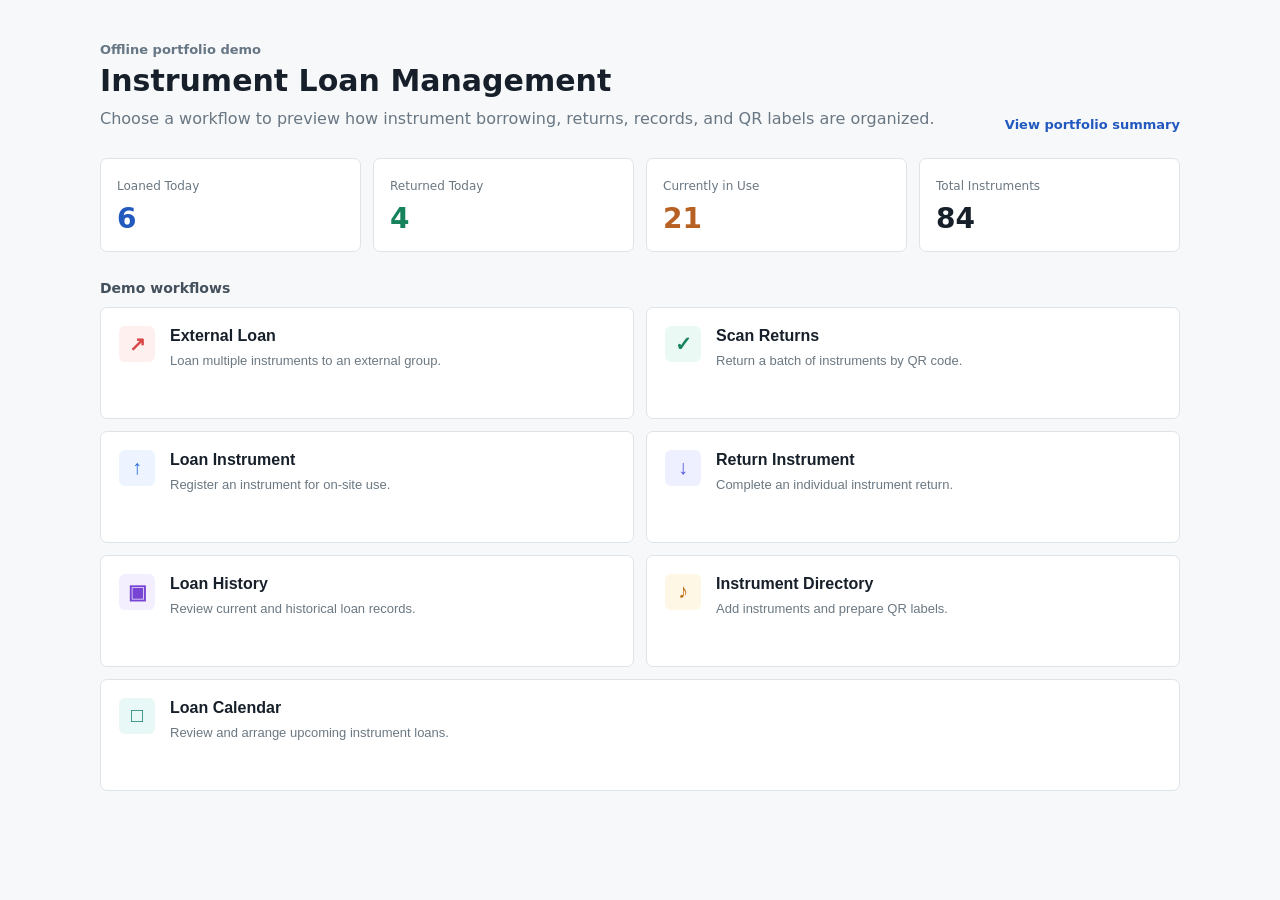
<file: index.html>
<!doctype html>
<html lang="en">
<head>
  <meta charset="utf-8">
  <meta name="viewport" content="width=device-width, initial-scale=1">
  <title>Instrument Loan Management</title>
  <style>
    *{box-sizing:border-box}body{margin:0;background:#f7f8fa;color:#17202a;font-family:Inter,system-ui,sans-serif}
    main{max-width:1120px;margin:0 auto;padding:42px 20px 64px}.top{display:flex;justify-content:space-between;align-items:flex-end;gap:24px;margin-bottom:26px}
    .eyebrow{margin:0 0 6px;color:#667684;font-size:13px;font-weight:650}.title{font-size:30px;letter-spacing:0;margin:0}.subtitle{color:#697783;line-height:1.6;margin:8px 0 0}
    .back{color:#2259bf;text-decoration:none;font-size:13px;font-weight:700}.stats{display:grid;grid-template-columns:repeat(4,minmax(130px,1fr));gap:12px;margin-bottom:28px}
    .stat{background:#fff;border:1px solid #dfe4e8;border-radius:7px;padding:16px}.stat-label{font-size:12px;color:#6a7781}.stat-value{display:block;font-size:28px;margin-top:8px;font-weight:750}.blue{color:#2259bf}.green{color:#16835d}.orange{color:#b86124}
    .section-title{font-size:14px;margin:0 0 11px;color:#44515c}.actions{display:grid;grid-template-columns:repeat(2,minmax(250px,1fr));gap:12px}
    .action{appearance:none;width:100%;text-align:left;background:#fff;border:1px solid #dfe4e8;border-radius:7px;padding:18px;cursor:pointer;display:grid;grid-template-columns:38px 1fr;gap:13px;min-height:112px;color:inherit}
    .action:hover{border-color:#8ba8d9;background:#fbfdff}.icon{width:36px;height:36px;border-radius:6px;display:flex;align-items:center;justify-content:center;font-size:20px;font-weight:700}
    .red{background:#fff0f0;color:#d94848}.mint{background:#eaf9f3;color:#16835d}.sky{background:#edf4ff;color:#2868d8}.indigo{background:#eff0ff;color:#5157d9}.violet{background:#f4efff;color:#7844d4}.amber{background:#fff7e6;color:#bf6b12}.teal{background:#e8f8f7;color:#147a73}
    .action h2{font-size:16px;margin:1px 0 6px;letter-spacing:0}.action p{font-size:13px;color:#6b7882;line-height:1.5;margin:0}.wide{grid-column:1/-1}
    dialog{border:0;border-radius:8px;padding:0;box-shadow:0 18px 50px #11182733;max-width:480px;width:calc(100% - 32px)}dialog::backdrop{background:#11182775}
    .modal-head{display:flex;justify-content:space-between;align-items:center;padding:18px 20px;border-bottom:1px solid #e5e8eb}.modal-head h2{font-size:17px;margin:0}.close{border:0;background:transparent;font-size:22px;color:#64717b;cursor:pointer}
    .modal-body{padding:20px;color:#52606b;line-height:1.65;font-size:14px}.sample{margin-top:14px;background:#f5f7f9;border:1px solid #e2e6ea;border-radius:6px;padding:12px;color:#26313a}.modal-foot{padding:0 20px 20px;text-align:right}.done{border:0;border-radius:6px;background:#245fbf;color:white;padding:9px 15px;font-weight:700;cursor:pointer}
    @media(max-width:720px){main{padding-top:26px}.top{align-items:flex-start;flex-direction:column}.stats{grid-template-columns:repeat(2,1fr)}.actions{grid-template-columns:1fr}.wide{grid-column:auto}.title{font-size:26px}}
  </style>
</head>
<body>
  <main>
    <header class="top">
      <div><p class="eyebrow">Offline portfolio demo</p><h1 class="title">Instrument Loan Management</h1><p class="subtitle">Choose a workflow to preview how instrument borrowing, returns, records, and QR labels are organized.</p></div>
      <a class="back" href="demo.html">View portfolio summary</a>
    </header>

    <section class="stats" aria-label="Sample statistics">
      <div class="stat"><span class="stat-label">Loaned Today</span><strong class="stat-value blue">6</strong></div>
      <div class="stat"><span class="stat-label">Returned Today</span><strong class="stat-value green">4</strong></div>
      <div class="stat"><span class="stat-label">Currently in Use</span><strong class="stat-value orange">21</strong></div>
      <div class="stat"><span class="stat-label">Total Instruments</span><strong class="stat-value">84</strong></div>
    </section>

    <h2 class="section-title">Demo workflows</h2>
    <section class="actions">
      <button class="action" data-title="External Loan" data-detail="Batch scan instruments for an external ensemble and record the borrower, contact, due date, and notes."><span class="icon red">↗</span><span><h2>External Loan</h2><p>Loan multiple instruments to an external group.</p></span></button>
      <button class="action" data-title="Scan Returns" data-detail="Scan a batch QR label, review every instrument in the batch, and confirm the return in one workflow."><span class="icon mint">✓</span><span><h2>Scan Returns</h2><p>Return a batch of instruments by QR code.</p></span></button>
      <button class="action" data-title="Loan Instrument" data-detail="Select an available instrument and record a fictional borrower and expected return date."><span class="icon sky">↑</span><span><h2>Loan Instrument</h2><p>Register an instrument for on-site use.</p></span></button>
      <button class="action" data-title="Return Instrument" data-detail="Find the active loan, inspect the instrument condition, and restore its availability."><span class="icon indigo">↓</span><span><h2>Return Instrument</h2><p>Complete an individual instrument return.</p></span></button>
      <button class="action" data-title="Loan History" data-detail="Search fictional loan records by instrument, borrower, date range, and return status."><span class="icon violet">▣</span><span><h2>Loan History</h2><p>Review current and historical loan records.</p></span></button>
      <button class="action" data-title="Instrument Directory" data-detail="Maintain instrument categories, status, storage location, and printable QR labels."><span class="icon amber">♪</span><span><h2>Instrument Directory</h2><p>Add instruments and prepare QR labels.</p></span></button>
      <button class="action wide" data-title="Loan Calendar" data-detail="Review upcoming loans and returns on a shared schedule using anonymous demonstration records."><span class="icon teal">□</span><span><h2>Loan Calendar</h2><p>Review and arrange upcoming instrument loans.</p></span></button>
    </section>
  </main>

  <dialog id="workflow-dialog">
    <div class="modal-head"><h2 id="dialog-title">Demo Workflow</h2><button class="close" type="button" aria-label="Close">×</button></div>
    <div class="modal-body"><span id="dialog-detail"></span><div class="sample"><strong>Demo mode</strong><br>This preview uses fictional data and does not contact a database or external API.</div></div>
    <div class="modal-foot"><button class="done" type="button">Close</button></div>
  </dialog>

  <script>
    const dialog = document.getElementById('workflow-dialog');
    const closeDialog = () => dialog.close();
    document.querySelectorAll('.action').forEach(button => button.addEventListener('click', () => {
      document.getElementById('dialog-title').textContent = button.dataset.title;
      document.getElementById('dialog-detail').textContent = button.dataset.detail;
      dialog.showModal();
    }));
    dialog.querySelector('.close').addEventListener('click', closeDialog);
    dialog.querySelector('.done').addEventListener('click', closeDialog);
    dialog.addEventListener('click', event => { if (event.target === dialog) closeDialog(); });
  </script>
</body>
</html>
</file>
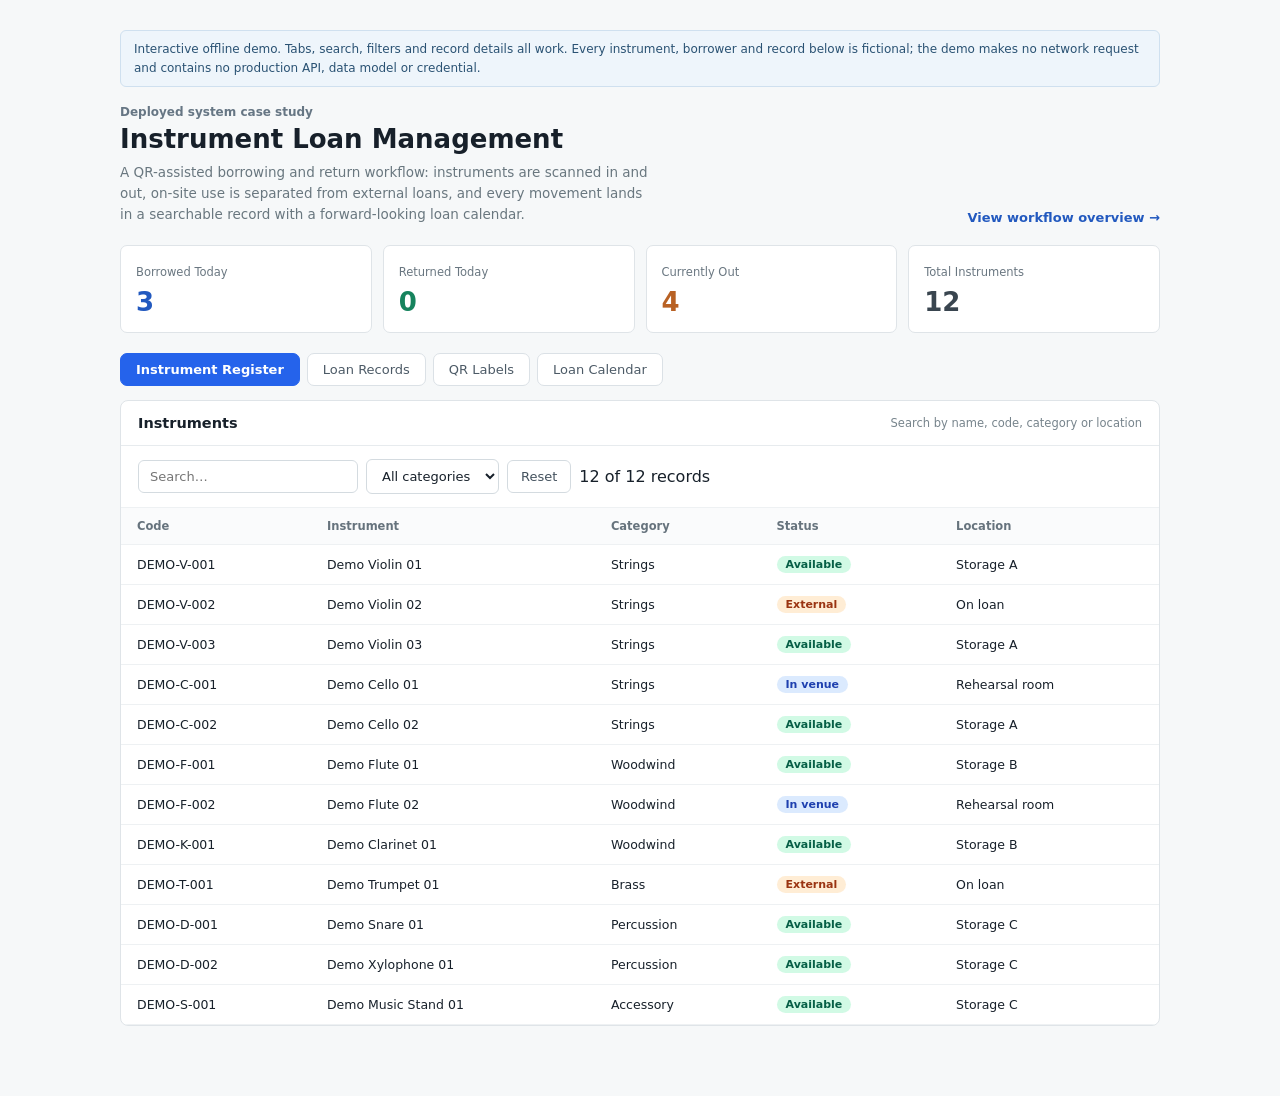
<file: demo.html>
<!doctype html>
<html lang="en">
<head>
<meta charset="utf-8">
<meta name="viewport" content="width=device-width, initial-scale=1">
<title>Instrument Loan Management - Interactive Demo</title>
<style>
  *{box-sizing:border-box}
  body{margin:0;font-family:Inter,system-ui,"Segoe UI",sans-serif;background:#f6f8f9;color:#17202a}
  main{max-width:1080px;margin:0 auto;padding:30px 20px 70px}
  .banner{background:#eef5fb;border:1px solid #cfe0ef;color:#2a5273;font-size:12px;padding:9px 13px;border-radius:6px;margin-bottom:18px;line-height:1.55}
  header.top{display:flex;justify-content:space-between;align-items:flex-end;gap:20px;flex-wrap:wrap}
  .eyebrow{margin:0;color:#667684;font-size:12px;font-weight:650}
  h1{font-size:26px;margin:5px 0 0}
  .sub{color:#69777f;font-size:13.5px;margin:8px 0 0;line-height:1.55;max-width:62ch}
  .back{color:#2259bf;text-decoration:none;font-size:13px;font-weight:700;white-space:nowrap}
  .stats{display:grid;grid-template-columns:repeat(auto-fit,minmax(140px,1fr));gap:11px;margin:20px 0}
  .stat{background:#fff;border:1px solid #dfe4e8;border-radius:7px;padding:15px}
  .stat span{font-size:11.5px;color:#6a7781}
  .stat strong{display:block;font-size:26px;margin-top:7px;font-weight:750}
  .blue{color:#2259bf}.green{color:#16835d}.orange{color:#b86124}.grey{color:#39454f}
  .tabs{display:flex;gap:7px;flex-wrap:wrap;margin:6px 0 0}
  .tab{font:inherit;font-size:13px;padding:8px 15px;border:1px solid #dbe1e6;background:#fff;color:#4c5a66;border-radius:7px;cursor:pointer}
  .tab:hover{border-color:#a9bfdd}
  .tab.active{background:#2563eb;border-color:#2563eb;color:#fff;font-weight:700}
  .card{background:#fff;border:1px solid #dfe4e8;border-radius:8px;margin-top:14px;overflow:hidden}
  .chead{padding:14px 17px;border-bottom:1px solid #e7ebee;display:flex;justify-content:space-between;align-items:center;gap:12px;flex-wrap:wrap}
  .chead h2{font-size:14.5px;margin:0}
  .chead .note{font-size:11.5px;color:#77848c}
  .toolbar{display:flex;gap:8px;padding:13px 17px;border-bottom:1px solid #eef1f3;flex-wrap:wrap;align-items:center}
  input[type=search],select{font:inherit;font-size:13px;padding:8px 11px;border:1px solid #d4dbe0;border-radius:6px;background:#fff;color:inherit}
  input[type=search]{min-width:220px}
  .btn{font:inherit;font-size:13px;padding:8px 13px;border-radius:6px;border:1px solid #d4dbe0;background:#fff;color:#43515d;cursor:pointer}
  .btn.primary{background:#2563eb;border-color:#2563eb;color:#fff;font-weight:700}
  .wrap{overflow-x:auto}
  table{border-collapse:collapse;width:100%;font-size:12.5px}
  th,td{padding:11px 16px;text-align:left;border-bottom:1px solid #eef1f3;white-space:nowrap}
  th{background:#fafbfc;color:#66737d;font-weight:600;font-size:11.5px}
  tbody tr{cursor:pointer}
  tbody tr:hover{background:#f6f9fd}
  .pill{display:inline-block;padding:2px 9px;border-radius:11px;font-size:11px;font-weight:700}
  .p-available{background:#d1fae5;color:#065f46}
  .p-invenue{background:#dbeafe;color:#1e40af}
  .p-external{background:#ffedd5;color:#9a3412}
  .p-borrow{background:#fdeceb;color:#a53a34}
  .p-return{background:#eef1f3;color:#54606d}
  .grid{display:grid;grid-template-columns:repeat(auto-fill,minmax(210px,1fr));gap:11px;padding:16px}
  .tile{border:1px solid #e2e7eb;border-radius:7px;padding:14px;background:#fff;cursor:pointer}
  .tile:hover{border-color:#a9bfdd;background:#fbfdff}
  .tile h3{margin:0 0 5px;font-size:14px}
  .tile p{margin:0;font-size:12px;color:#71808b;line-height:1.5}
  .qr{width:52px;height:52px;border-radius:6px;background:
    repeating-linear-gradient(90deg,#17202a 0 5px,#fff 5px 10px),
    repeating-linear-gradient(0deg,#17202a 0 5px,transparent 5px 10px);
    background-blend-mode:multiply;margin-bottom:10px;border:3px solid #17202a}
  .empty{padding:28px 16px;text-align:center;color:#8b96a0;font-size:13px}
  .cal{display:grid;grid-template-columns:repeat(7,1fr);gap:5px;padding:16px}
  .cal .dow{font-size:11px;color:#77848c;text-align:center;padding-bottom:4px;font-weight:700}
  .day{border:1px solid #e6eaee;border-radius:6px;min-height:74px;padding:6px;font-size:11px;background:#fff}
  .day.dim{background:#fafbfc;color:#b3bcc4}
  .day .n{font-weight:700;color:#4d5b66}
  .ev{margin-top:4px;background:#e9effa;color:#2f5ea8;border-radius:4px;padding:2px 5px;font-size:10.5px;line-height:1.35;cursor:pointer}
  .ev.ext{background:#fdf1e2;color:#8a5410}
  dialog{border:0;border-radius:9px;padding:0;width:min(500px,92vw);box-shadow:0 18px 50px rgba(17,24,39,.25)}
  dialog::backdrop{background:rgba(17,24,39,.45)}
  .d-head{padding:16px 20px;border-bottom:1px solid #e8ecef;display:flex;justify-content:space-between;align-items:center}
  .d-head h3{margin:0;font-size:15px}
  .d-body{padding:16px 20px}
  .d-body dl{display:grid;grid-template-columns:125px 1fr;gap:9px 14px;margin:0;font-size:13px}
  .d-body dt{color:#77848c}.d-body dd{margin:0;font-weight:600}
  .d-foot{padding:13px 20px;border-top:1px solid #e8ecef;text-align:right}
  .x{border:0;background:transparent;font-size:20px;color:#8b96a0;cursor:pointer;line-height:1}
  @media(max-width:720px){h1{font-size:22px}.cal{grid-template-columns:repeat(7,minmax(38px,1fr));overflow-x:auto}}
</style>
</head>
<body>
<main>
  <div class="banner">Interactive offline demo. Tabs, search, filters and record details all work. Every instrument, borrower and record below is fictional; the demo makes no network request and contains no production API, data model or credential.</div>

  <header class="top">
    <div>
      <p class="eyebrow">Deployed system case study</p>
      <h1>Instrument Loan Management</h1>
      <p class="sub">A QR-assisted borrowing and return workflow: instruments are scanned in and out, on-site use is separated from external loans, and every movement lands in a searchable record with a forward-looking loan calendar.</p>
    </div>
    <a class="back" href="index.html">View workflow overview →</a>
  </header>

  <section class="stats" id="stats"></section>
  <div class="tabs" id="tabs"></div>
  <div id="view"></div>
</main>

<dialog id="detail">
  <div class="d-head"><h3 id="d-title">Record</h3><button class="x" id="d-x" aria-label="Close">&times;</button></div>
  <div class="d-body"><dl id="d-body"></dl></div>
  <div class="d-foot"><button class="btn" id="d-close">Close</button></div>
</dialog>

<script>
const INSTRUMENTS = [
  { code:'DEMO-V-001', name:'Demo Violin 01', category:'Strings',     status:'Available',   location:'Storage A' },
  { code:'DEMO-V-002', name:'Demo Violin 02', category:'Strings',     status:'External',    location:'On loan' },
  { code:'DEMO-V-003', name:'Demo Violin 03', category:'Strings',     status:'Available',   location:'Storage A' },
  { code:'DEMO-C-001', name:'Demo Cello 01',  category:'Strings',     status:'In venue',    location:'Rehearsal room' },
  { code:'DEMO-C-002', name:'Demo Cello 02',  category:'Strings',     status:'Available',   location:'Storage A' },
  { code:'DEMO-F-001', name:'Demo Flute 01',  category:'Woodwind',    status:'Available',   location:'Storage B' },
  { code:'DEMO-F-002', name:'Demo Flute 02',  category:'Woodwind',    status:'In venue',    location:'Rehearsal room' },
  { code:'DEMO-K-001', name:'Demo Clarinet 01', category:'Woodwind',  status:'Available',   location:'Storage B' },
  { code:'DEMO-T-001', name:'Demo Trumpet 01', category:'Brass',      status:'External',    location:'On loan' },
  { code:'DEMO-D-001', name:'Demo Snare 01',  category:'Percussion',  status:'Available',   location:'Storage C' },
  { code:'DEMO-D-002', name:'Demo Xylophone 01', category:'Percussion', status:'Available', location:'Storage C' },
  { code:'DEMO-S-001', name:'Demo Music Stand 01', category:'Accessory', status:'Available', location:'Storage C' },
];
const RECORDS = [
  { at:'2026-08-06 09:12', code:'DEMO-V-002', name:'Demo Violin 02', borrower:'Demo Borrower A', kind:'External', action:'Borrow', note:'Rehearsal use' },
  { at:'2026-08-06 09:20', code:'DEMO-F-002', name:'Demo Flute 02',  borrower:'Demo Borrower B', kind:'On site',  action:'Borrow', note:'' },
  { at:'2026-08-06 10:05', code:'DEMO-T-001', name:'Demo Trumpet 01',borrower:'Demo Ensemble X', kind:'External', action:'Borrow', note:'Loaned for a demo performance' },
  { at:'2026-08-05 17:40', code:'DEMO-V-001', name:'Demo Violin 01', borrower:'Demo Borrower C', kind:'On site',  action:'Return', note:'Condition checked, no damage' },
  { at:'2026-08-05 16:55', code:'DEMO-C-001', name:'Demo Cello 01',  borrower:'Demo Borrower D', kind:'On site',  action:'Borrow', note:'' },
  { at:'2026-08-05 14:30', code:'DEMO-D-001', name:'Demo Snare 01',  borrower:'Demo Ensemble Y', kind:'External', action:'Return', note:'Counted back in full' },
  { at:'2026-08-04 11:10', code:'DEMO-D-002', name:'Demo Xylophone 01', borrower:'Demo Borrower E', kind:'On site', action:'Return', note:'' },
  { at:'2026-08-04 09:45', code:'DEMO-K-001', name:'Demo Clarinet 01', borrower:'Demo Borrower F', kind:'On site', action:'Return', note:'' },
];
const PLANNED = [
  { from:'2026-08-10', to:'2026-08-12', code:'DEMO-V-001', name:'Demo Violin 01', borrower:'Demo Ensemble X', kind:'External', note:'Scheduled external loan' },
  { from:'2026-08-14', to:'2026-08-14', code:'DEMO-C-002', name:'Demo Cello 02',  borrower:'Demo Borrower G', kind:'On site',  note:'Reserved for a session' },
  { from:'2026-08-18', to:'2026-08-19', code:'DEMO-D-002', name:'Demo Xylophone 01', borrower:'Demo Ensemble Y', kind:'External', note:'' },
];

const esc = (s) => String(s).replace(/[&<>"]/g, c => ({ '&':'&amp;','<':'&lt;','>':'&gt;','"':'&quot;' }[c]));
const SPILL = { 'Available':'p-available','In venue':'p-invenue','External':'p-external' };
const APILL = { 'Borrow':'p-borrow','Return':'p-return' };

document.getElementById('stats').innerHTML = [
  ['Borrowed Today', RECORDS.filter(r => r.at.startsWith('2026-08-06') && r.action === 'Borrow').length, 'blue'],
  ['Returned Today', RECORDS.filter(r => r.at.startsWith('2026-08-06') && r.action === 'Return').length, 'green'],
  ['Currently Out', INSTRUMENTS.filter(i => i.status !== 'Available').length, 'orange'],
  ['Total Instruments', INSTRUMENTS.length, 'grey'],
].map(([l, v, c]) => `<div class="stat"><span>${l}</span><strong class="${c}">${v}</strong></div>`).join('');

const dialog = document.getElementById('detail');
function openDetail(title, pairs) {
  document.getElementById('d-title').textContent = title;
  document.getElementById('d-body').innerHTML = pairs
    .map(([k, v]) => `<dt>${esc(k)}</dt><dd>${esc(v === '' || v == null ? '—' : v)}</dd>`).join('');
  dialog.showModal();
}
document.getElementById('d-x').addEventListener('click', () => dialog.close());
document.getElementById('d-close').addEventListener('click', () => dialog.close());

function table(opts) {
  const { title, note, columns, rows, filter, onRow, extra = '' } = opts;
  const filterHtml = filter ? `<select id="f"><option value="">${esc(filter.label)}</option>` +
    filter.options.map(o => `<option>${esc(o)}</option>`).join('') + '</select>' : '';
  document.getElementById('view').innerHTML = `
    <section class="card">
      <div class="chead"><h2>${esc(title)}</h2><span class="note">${esc(note)}</span></div>
      <div class="toolbar">
        <input type="search" id="q" placeholder="Search…" autocomplete="off">
        ${filterHtml}
        <button class="btn" id="reset">Reset</button>
        <span class="note" id="count"></span>
      </div>
      <div class="wrap"><table>
        <thead><tr>${columns.map(c => `<th>${esc(c.label)}</th>`).join('')}</tr></thead>
        <tbody id="tbody"></tbody>
      </table></div>
    </section>` + extra;
  const q = document.getElementById('q');
  const f = document.getElementById('f');
  const tbody = document.getElementById('tbody');
  const count = document.getElementById('count');
  function apply() {
    const term = q.value.trim().toLowerCase();
    const fv = f ? f.value : '';
    const shown = rows.filter(r =>
      (!term || Object.values(r).join(' ').toLowerCase().includes(term)) &&
      (!fv || String(r[filter.key]) === fv));
    count.textContent = shown.length + ' of ' + rows.length + ' records';
    tbody.innerHTML = shown.length
      ? shown.map((r, i) => `<tr data-i="${i}">` +
          columns.map(c => `<td>${c.render ? c.render(r) : esc(r[c.key])}</td>`).join('') + '</tr>').join('')
      : `<tr><td colspan="${columns.length}"><div class="empty">No records match the current search or filter.</div></td></tr>`;
    tbody.querySelectorAll('tr[data-i]').forEach(tr =>
      tr.addEventListener('click', () => onRow(shown[Number(tr.dataset.i)])));
  }
  q.addEventListener('input', apply);
  if (f) f.addEventListener('change', apply);
  document.getElementById('reset').addEventListener('click', () => { q.value = ''; if (f) f.value = ''; apply(); });
  apply();
}

const VIEWS = {
  register: { label:'Instrument Register', render() {
    table({
      title:'Instruments', note:'Search by name, code, category or location',
      columns:[
        { key:'code', label:'Code' }, { key:'name', label:'Instrument' },
        { key:'category', label:'Category' },
        { label:'Status', render:r => `<span class="pill ${SPILL[r.status]}">${esc(r.status)}</span>` },
        { key:'location', label:'Location' },
      ],
      rows: INSTRUMENTS,
      filter:{ key:'category', label:'All categories', options:[...new Set(INSTRUMENTS.map(i => i.category))] },
      onRow: r => openDetail(r.name, [['Code',r.code],['Category',r.category],['Status',r.status],
        ['Location',r.location],['Label','QR code printed from the admin screen']]),
    });
  }},

  records: { label:'Loan Records', render() {
    table({
      title:'Borrow and Return History', note:'Filter by on-site use or external loan',
      columns:[
        { key:'at', label:'Time' }, { key:'name', label:'Instrument' }, { key:'code', label:'Code' },
        { key:'borrower', label:'Borrower' }, { key:'kind', label:'Type' },
        { label:'Action', render:r => `<span class="pill ${APILL[r.action]}">${esc(r.action)}</span>` },
        { key:'note', label:'Note' },
      ],
      rows: RECORDS,
      filter:{ key:'kind', label:'All types', options:['On site','External'] },
      onRow: r => openDetail(r.name + ' · ' + r.action, [['Time',r.at],['Code',r.code],
        ['Borrower',r.borrower],['Type',r.kind],['Action',r.action],['Note',r.note]]),
    });
  }},

  labels: { label:'QR Labels', render() {
    document.getElementById('view').innerHTML = `
      <section class="card">
        <div class="chead"><h2>Printable QR Labels</h2><span class="note">Select a label to see what a scan resolves to</span></div>
        <div class="grid" id="grid"></div>
      </section>`;
    document.getElementById('grid').innerHTML = INSTRUMENTS.map((i, idx) =>
      `<div class="tile" data-i="${idx}"><div class="qr"></div><h3>${esc(i.name)}</h3>
       <p>${esc(i.code)}<br>${esc(i.category)} · ${esc(i.status)}</p></div>`).join('');
    document.querySelectorAll('.tile').forEach(t => t.addEventListener('click', () => {
      const i = INSTRUMENTS[Number(t.dataset.i)];
      openDetail('Scan result — ' + i.name, [['Code',i.code],['Category',i.category],
        ['Status',i.status],['Location',i.location],
        ['Next action', i.status === 'Available' ? 'Offer borrow workflow' : 'Offer return workflow']]);
    }));
  }},

  calendar: { label:'Loan Calendar', render() {
    const cells = [];
    const first = new Date('2026-08-01T00:00:00');
    const lead = first.getDay();
    for (let i = 0; i < lead; i++) cells.push(null);
    for (let d = 1; d <= 31; d++) cells.push('2026-08-' + String(d).padStart(2, '0'));
    while (cells.length % 7) cells.push(null);

    document.getElementById('view').innerHTML = `
      <section class="card">
        <div class="chead"><h2>August 2026 — Scheduled Loans</h2><span class="note">Select an entry for detail</span></div>
        <div class="cal">
          ${['Sun','Mon','Tue','Wed','Thu','Fri','Sat'].map(d => `<div class="dow">${d}</div>`).join('')}
          ${cells.map(date => {
            if (!date) return '<div class="day dim"></div>';
            const evs = PLANNED.filter(p => date >= p.from && date <= p.to);
            return `<div class="day"><div class="n">${Number(date.slice(-2))}</div>` +
              evs.map(p => `<div class="ev ${p.kind === 'External' ? 'ext' : ''}" data-code="${esc(p.code)}">${esc(p.name)}</div>`).join('') +
              '</div>';
          }).join('')}
        </div>
      </section>`;
    document.querySelectorAll('.ev').forEach(e => e.addEventListener('click', () => {
      const p = PLANNED.find(x => x.code === e.dataset.code);
      openDetail(p.name, [['Code',p.code],['Borrower',p.borrower],['Type',p.kind],
        ['From',p.from],['To',p.to],['Note',p.note]]);
    }));
  }},
};

const tabs = document.getElementById('tabs');
tabs.innerHTML = Object.keys(VIEWS).map(k => `<button class="tab" data-k="${k}">${esc(VIEWS[k].label)}</button>`).join('');
function show(k) {
  tabs.querySelectorAll('.tab').forEach(b => b.classList.toggle('active', b.dataset.k === k));
  VIEWS[k].render();
}
tabs.addEventListener('click', e => { const b = e.target.closest('.tab'); if (b) show(b.dataset.k); });
show('register');
</script>
</body>
</html>
</file>
